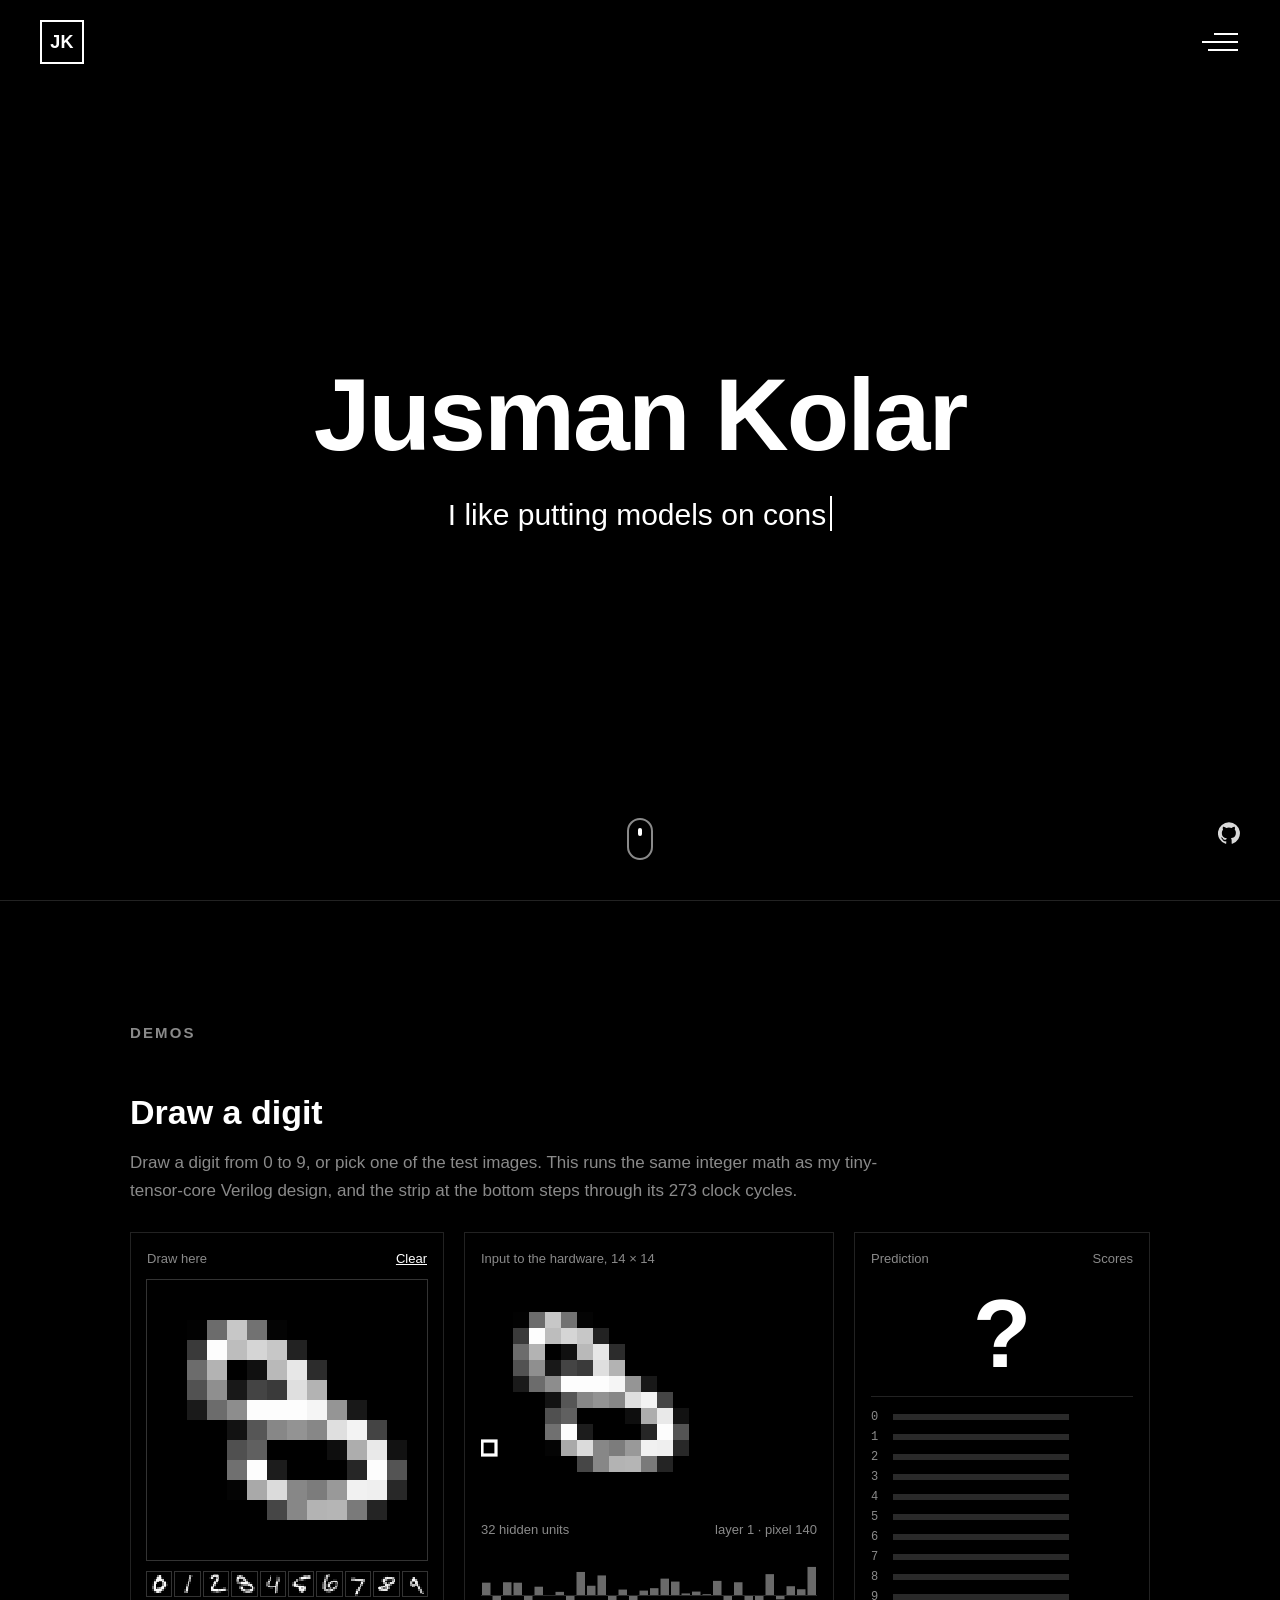
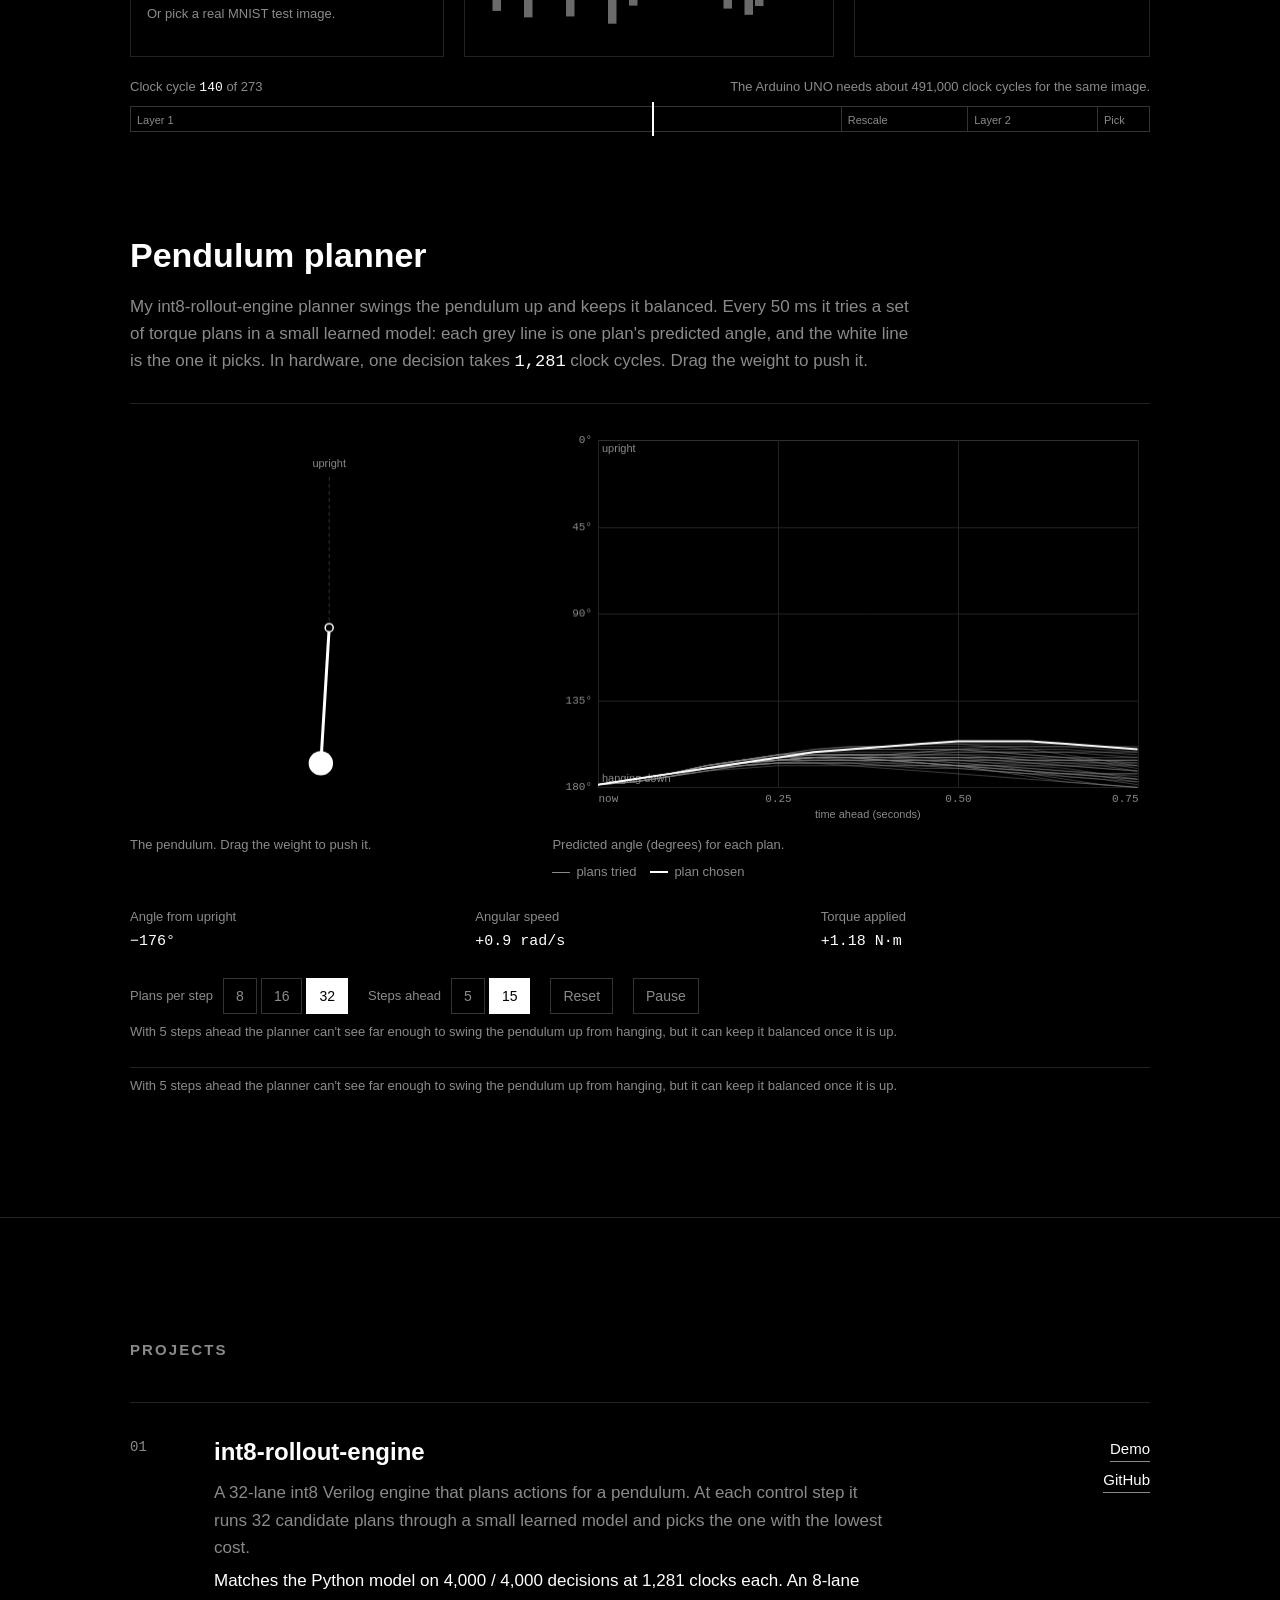
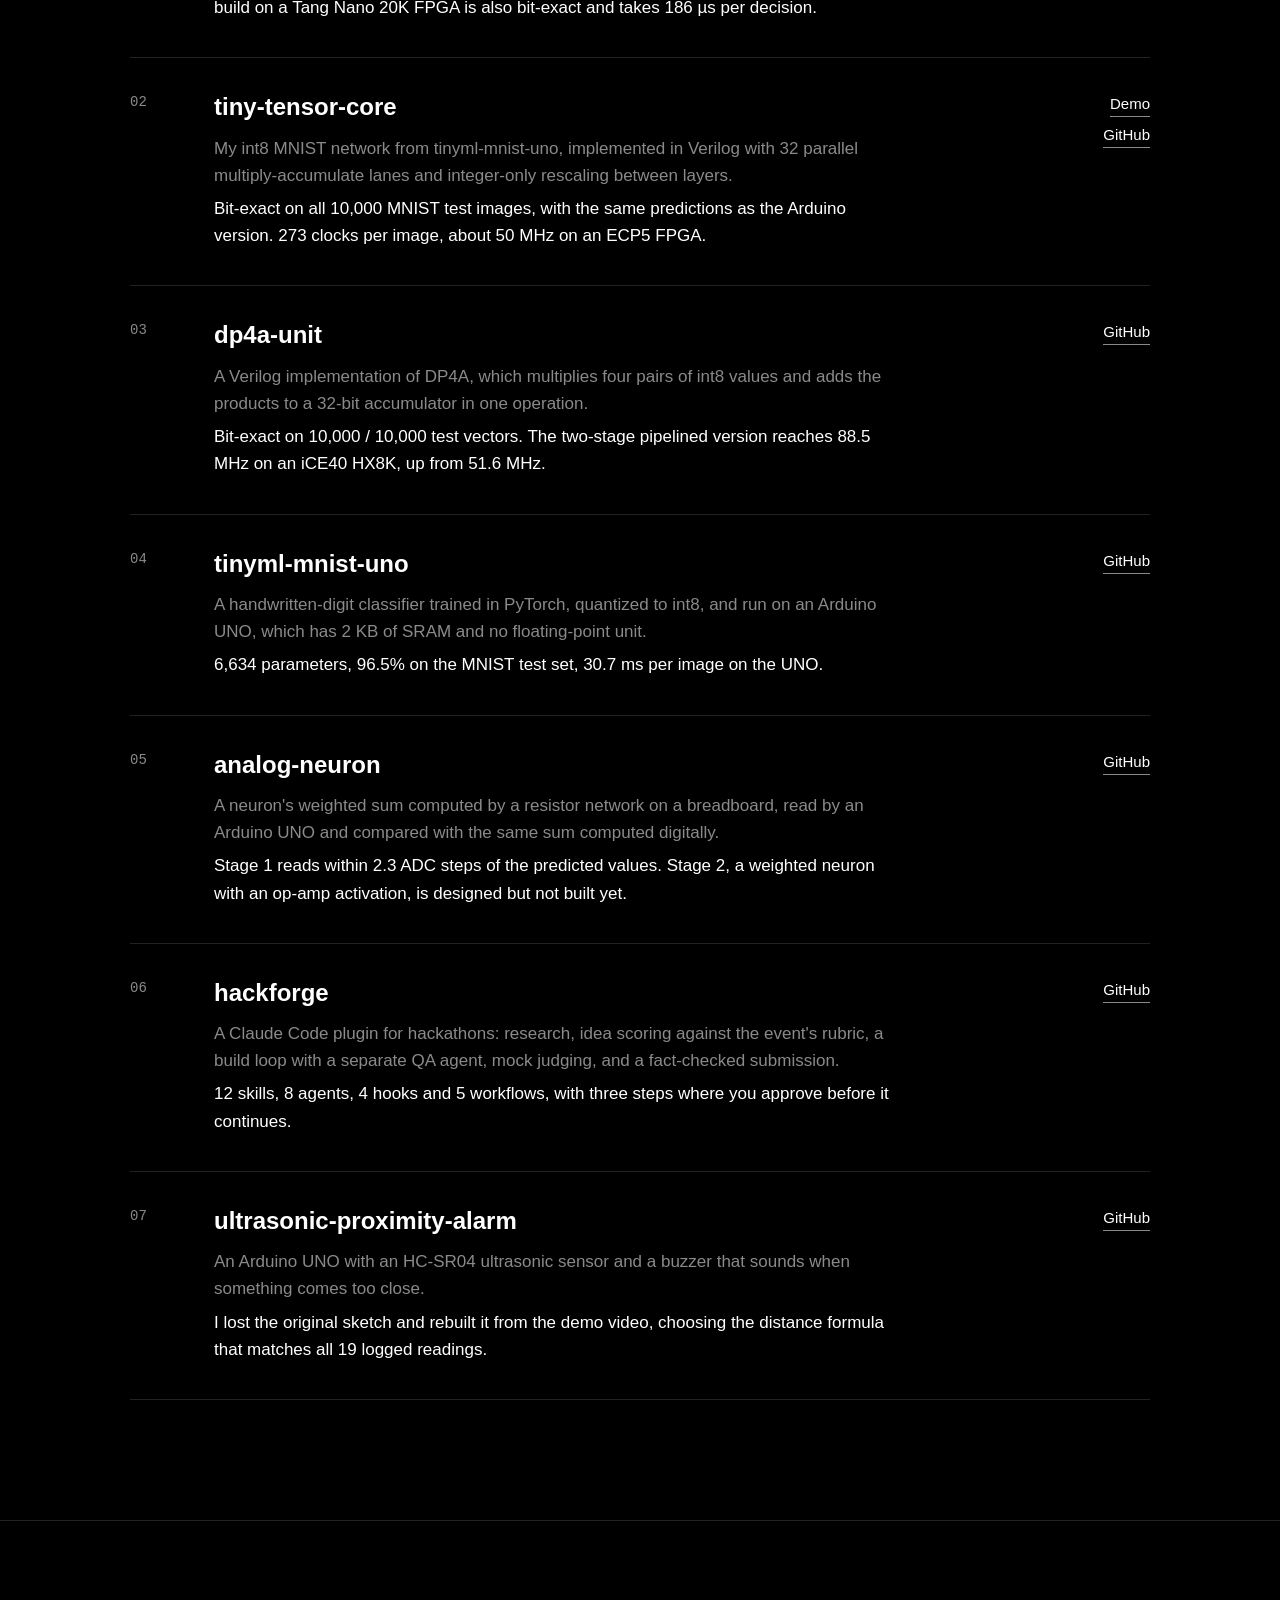
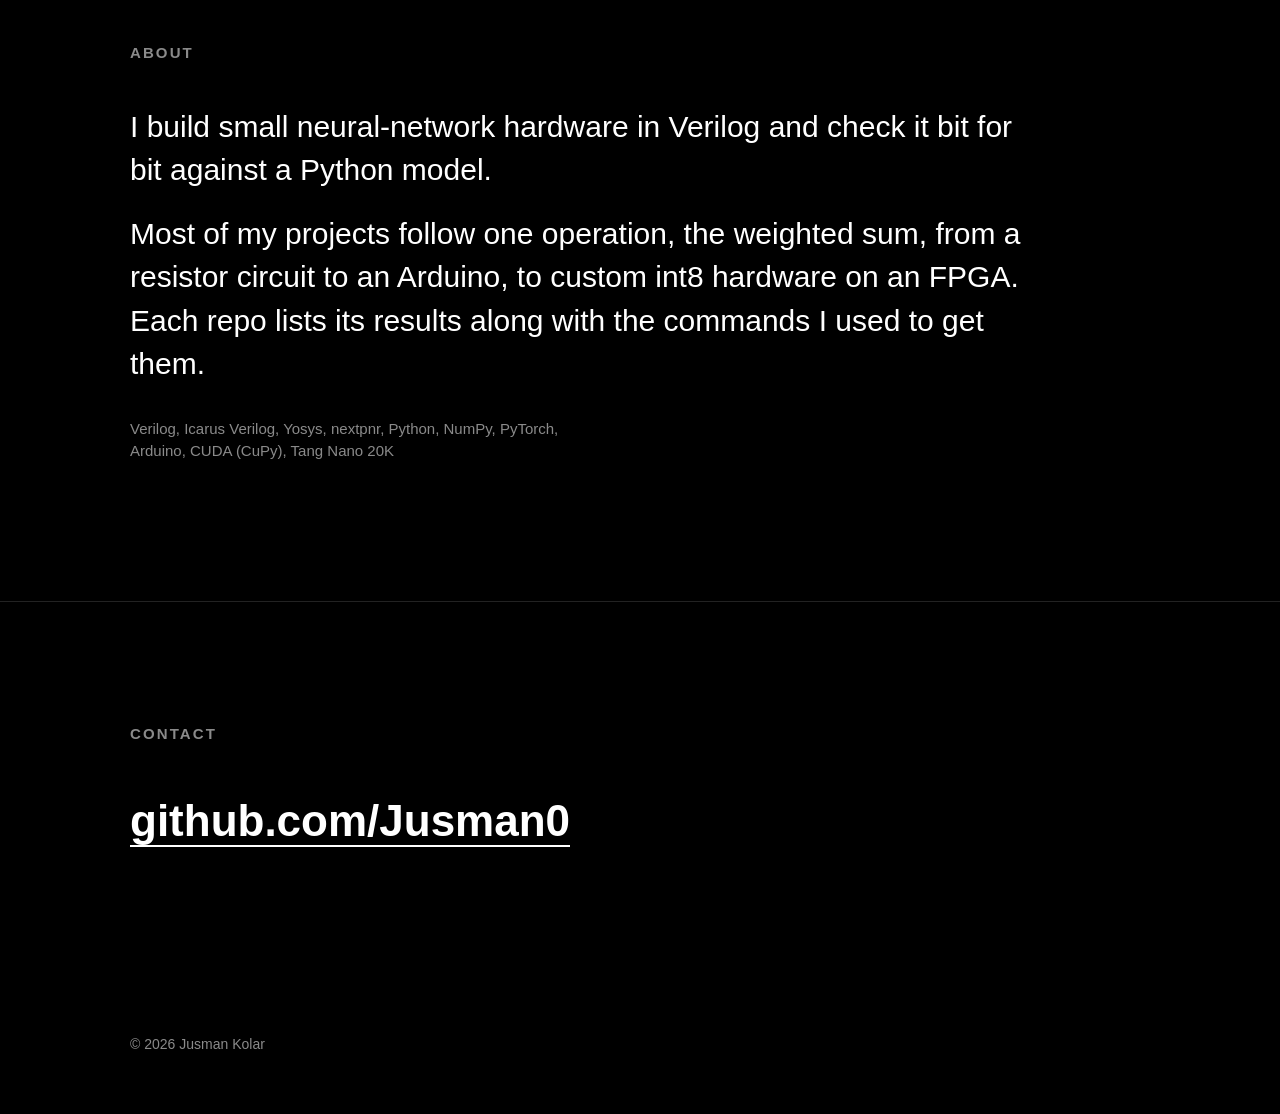
<file: index.html>
<!doctype html>
<html lang="en">
<head>
<meta charset="utf-8">
<meta name="viewport" content="width=device-width, initial-scale=1">
<title>Jusman Kolar</title>
<meta name="description" content="Jusman Kolar. I build small neural-network hardware in Verilog and check it bit for bit against a Python model.">
<link rel="icon" href="assets/favicon.svg" type="image/svg+xml">
<link rel="stylesheet" href="assets/site.css?v=11">
<link rel="stylesheet" href="assets/planner.css?v=11">
</head>
<body>

<div class="topbar">
  <a class="mark" href="#top" aria-label="Jusman Kolar, back to top">JK</a>
  <button class="burger" aria-label="Menu" aria-expanded="false" aria-controls="menu"><i></i><i></i><i></i></button>
</div>

<nav class="menu" id="menu">
  <ul>
    <li><a href="#demos">Demos</a></li>
    <li><a href="#projects">Projects</a></li>
    <li><a href="#about">About</a></li>
    <li><a href="#contact">Contact</a></li>
  </ul>
</nav>

<header class="hero" id="top">
  <div>
    <h1>Jusman Kolar</h1>
    <p class="typed"><span class="sr">I like putting models on constrained hardware.</span><span class="t" aria-hidden="true" data-phrases='["I like putting models on constrained hardware."]'>I like putting models on constrained hardware.</span><span class="caret" aria-hidden="true"></span></p>
  </div>
  <div class="social">
    <a href="https://github.com/Jusman0" aria-label="GitHub"><svg viewBox="0 0 24 24"><path d="M12 .3a12 12 0 0 0-3.8 23.4c.6.1.8-.3.8-.6v-2c-3.3.7-4-1.6-4-1.6-.6-1.4-1.4-1.8-1.4-1.8-1-.7.1-.7.1-.7 1.2.1 1.8 1.2 1.8 1.2 1 1.8 2.8 1.3 3.5 1 0-.8.4-1.3.7-1.6-2.7-.3-5.5-1.3-5.5-6 0-1.2.5-2.3 1.3-3.1-.2-.4-.6-1.6 0-3.2 0 0 1-.3 3.4 1.2a11.5 11.5 0 0 1 6 0c2.3-1.5 3.3-1.2 3.3-1.2.6 1.6.2 2.8 0 3.2.9.8 1.3 1.9 1.3 3.2 0 4.6-2.8 5.6-5.5 5.9.5.4.9 1.1.9 2.2v3.3c0 .3.1.7.8.6A12 12 0 0 0 12 .3"/></svg></a>
  </div>
  <a class="scroll" href="#demos" aria-label="Scroll down"></a>
</header>

<section class="s" id="demos">
  <div class="wrap">
    <h2>Demos</h2>

    <div class="demo-block" id="digits">
      <h3>Draw a digit</h3>
      <p class="demo-lede">Draw a digit from 0 to 9, or pick one of the test images. This runs the same integer math as my tiny-tensor-core Verilog design, and the strip at the bottom steps through its 273 clock cycles.</p>
      <div class="drawbench">
    <div class="box">
      <div class="box-h"><span>Draw here</span><button id="clear">Clear</button></div>
      <canvas id="draw" width="560" height="560" aria-label="Drawing area"></canvas>
      <div class="samples" id="samples" aria-label="Real MNIST test images"></div>
      <p class="cap">Or pick a real MNIST test image.</p>
    </div>
    <div class="box">
      <div class="box-h"><span>Input to the hardware, 14 × 14</span></div>
      <canvas class="seen" id="seen" width="224" height="224"></canvas>
      <div class="box-h" style="margin-top:16px"><span>32 hidden units</span><span id="phase">idle</span></div>
      <canvas class="hid" id="hid"></canvas>
    </div>
    <div class="box">
      <div class="box-h"><span>Prediction</span><span>Scores</span></div>
      <div class="answer" id="digit">–</div>
      <div class="logits" id="logits"></div>
    </div>
  </div>

  <div class="clock">
    <div class="clock-top"><span>Clock cycle <b id="clk">0</b> of 273</span><span id="uno"></span></div>
    <div class="track" id="track">
      <div class="ph" style="flex:197"><span>Layer 1</span></div>
      <div class="ph" style="flex:32"><span>Rescale</span></div>
      <div class="ph" style="flex:33"><span>Layer 2</span></div>
      <div class="ph" style="flex:11"><span>Pick</span></div>
      <div class="cursor" id="cursor"></div>
    </div>
  </div>
    </div>

    <div class="demo-block" id="planner">
      <h3>Pendulum planner</h3>
      <p class="demo-lede">My int8-rollout-engine planner swings the pendulum up and keeps it balanced. Every 50 ms it tries a set of torque plans in a small learned model: each grey line is one plan's predicted angle, and the white line is the one it picks. In hardware, one decision takes <span class="pl-num" id="r-clk">1,281</span> clock cycles. Drag the weight to push it.</p>
      <div class="pl-demo">
    <div class="pl-views">
      <figure class="pl-fig">
        <canvas id="pend" role="img" aria-label="Pendulum. Drag the weight to push it."></canvas>
        <figcaption>The pendulum. Drag the weight to push it.</figcaption>
      </figure>
      <figure class="pl-fig">
        <canvas id="chart" role="img" aria-label="Predicted angle over the next steps for every candidate plan"></canvas>
        <figcaption>
          Predicted angle (degrees) for each plan.
          <span class="pl-keys"><span class="pl-key"><i></i>plans tried</span><span class="pl-key"><i class="on"></i>plan chosen</span></span>
        </figcaption>
      </figure>
    </div>

    <dl class="pl-read">
      <div><dt>Angle from upright</dt><dd id="r-angle">0°</dd></div>
      <div><dt>Angular speed</dt><dd id="r-speed">0.0 rad/s</dd></div>
      <div><dt>Torque applied</dt><dd id="r-torque">0.00 N·m</dd></div>
    </dl>

    <div class="pl-controls">
      <div class="pl-seg" role="group" aria-label="Plans tried per step">
        <span>Plans per step</span>
        <button type="button" data-lanes="8">8</button><button type="button" data-lanes="16">16</button><button type="button" data-lanes="32" class="on">32</button>
      </div>
      <div class="pl-seg" role="group" aria-label="Steps predicted ahead">
        <span>Steps ahead</span>
        <button type="button" data-h="5">5</button><button type="button" data-h="15" class="on">15</button>
      </div>
      <button type="button" id="reset">Reset</button>
      <button type="button" id="pause">Pause</button>
    </div>
    <p class="cap">With 5 steps ahead the planner can't see far enough to swing the pendulum up from hanging, but it can keep it balanced once it is up.</p>
  </div>
      <p class="cap">With 5 steps ahead the planner can't see far enough to swing the pendulum up from hanging, but it can keep it balanced once it is up.</p>
    </div>
  </div>
</section>

<section class="s" id="projects">
  <div class="wrap">
    <h2>Projects</h2>
    <ul class="projects">
      <li>
        <span class="n">01</span>
        <div>
          <h3>int8-rollout-engine</h3>
          <p>A 32-lane int8 Verilog engine that plans actions for a pendulum. At each control step it runs 32 candidate plans through a small learned model and picks the one with the lowest cost.</p>
          <p class="res">Matches the Python model on 4,000 / 4,000 decisions at 1,281 clocks each. An 8-lane build on a Tang Nano 20K FPGA is also bit-exact and takes 186 µs per decision.</p>
        </div>
        <div class="links"><a href="#planner">Demo</a><a href="https://github.com/Jusman0/int8-rollout-engine">GitHub</a></div>
      </li>
      <li>
        <span class="n">02</span>
        <div>
          <h3>tiny-tensor-core</h3>
          <p>My int8 MNIST network from tinyml-mnist-uno, implemented in Verilog with 32 parallel multiply-accumulate lanes and integer-only rescaling between layers.</p>
          <p class="res">Bit-exact on all 10,000 MNIST test images, with the same predictions as the Arduino version. 273 clocks per image, about 50 MHz on an ECP5 FPGA.</p>
        </div>
        <div class="links"><a href="#digits">Demo</a><a href="https://github.com/Jusman0/tiny-tensor-core">GitHub</a></div>
      </li>
      <li>
        <span class="n">03</span>
        <div>
          <h3>dp4a-unit</h3>
          <p>A Verilog implementation of DP4A, which multiplies four pairs of int8 values and adds the products to a 32-bit accumulator in one operation.</p>
          <p class="res">Bit-exact on 10,000 / 10,000 test vectors. The two-stage pipelined version reaches 88.5 MHz on an iCE40 HX8K, up from 51.6 MHz.</p>
        </div>
        <div class="links"><a href="https://github.com/Jusman0/dp4a-unit">GitHub</a></div>
      </li>
      <li>
        <span class="n">04</span>
        <div>
          <h3>tinyml-mnist-uno</h3>
          <p>A handwritten-digit classifier trained in PyTorch, quantized to int8, and run on an Arduino UNO, which has 2 KB of SRAM and no floating-point unit.</p>
          <p class="res">6,634 parameters, 96.5% on the MNIST test set, 30.7 ms per image on the UNO.</p>
        </div>
        <div class="links"><a href="https://github.com/Jusman0/tinyml-mnist-uno">GitHub</a></div>
      </li>
      <li>
        <span class="n">05</span>
        <div>
          <h3>analog-neuron</h3>
          <p>A neuron's weighted sum computed by a resistor network on a breadboard, read by an Arduino UNO and compared with the same sum computed digitally.</p>
          <p class="res">Stage 1 reads within 2.3 ADC steps of the predicted values. Stage 2, a weighted neuron with an op-amp activation, is designed but not built yet.</p>
        </div>
        <div class="links"><a href="https://github.com/Jusman0/analog-neuron">GitHub</a></div>
      </li>
      <li>
        <span class="n">06</span>
        <div>
          <h3>hackforge</h3>
          <p>A Claude Code plugin for hackathons: research, idea scoring against the event's rubric, a build loop with a separate QA agent, mock judging, and a fact-checked submission.</p>
          <p class="res">12 skills, 8 agents, 4 hooks and 5 workflows, with three steps where you approve before it continues.</p>
        </div>
        <div class="links"><a href="https://github.com/Jusman0/hackforge">GitHub</a></div>
      </li>
      <li>
        <span class="n">07</span>
        <div>
          <h3>ultrasonic-proximity-alarm</h3>
          <p>An Arduino UNO with an HC-SR04 ultrasonic sensor and a buzzer that sounds when something comes too close.</p>
          <p class="res">I lost the original sketch and rebuilt it from the demo video, choosing the distance formula that matches all 19 logged readings.</p>
        </div>
        <div class="links"><a href="https://github.com/Jusman0/ultrasonic-proximity-alarm">GitHub</a></div>
      </li>
    </ul>
  </div>
</section>

<section class="s about" id="about">
  <div class="wrap">
    <h2>About</h2>
    <p>I build small neural-network hardware in Verilog and check it bit for bit against a Python model.</p>
    <p>Most of my projects follow one operation, the weighted sum, from a resistor circuit to an Arduino, to custom int8 hardware on an FPGA. Each repo lists its results along with the commands I used to get them.</p>
    <p class="tools">Verilog, Icarus Verilog, Yosys, nextpnr, Python, NumPy, PyTorch, Arduino, CUDA (CuPy), Tang Nano 20K</p>
  </div>
</section>

<section class="s contact" id="contact">
  <div class="wrap">
    <h2>Contact</h2>
    <p><a href="https://github.com/Jusman0">github.com/Jusman0</a></p>
  </div>
</section>

<footer><div class="wrap">© 2026 Jusman Kolar</div></footer>

<script src="assets/models.js?v=11"></script>
<script src="assets/engine.js?v=11"></script>
<script src="assets/digits.js?v=11"></script>
<script src="assets/lab-digits.js?v=11"></script>
<script src="assets/planner.js?v=11"></script>
<script src="assets/demo-planner.js?v=11"></script>
<script src="assets/home.js?v=11"></script>
</body>
</html>
</file>
<file: assets/site.css>
:root {
  color-scheme: dark;
  --bg: #000;
  --fg: #fff;
  --muted: #8a8a8a;
  --line: #222;
  --sans: -apple-system, BlinkMacSystemFont, "Helvetica Neue", Helvetica, Arial, sans-serif;
  --mono: ui-monospace, "SF Mono", Menlo, Consolas, monospace;
  /* used by digits.js */
  --copper: #fff;
  --green: #6a6a6a;
  --faint: #2a2a2a;
}

* { box-sizing: border-box; }
html { -webkit-text-size-adjust: 100%; scroll-behavior: smooth; scroll-padding-top: 84px; }
body.menu-open { overflow: hidden; }
body { margin: 0; background: var(--bg); color: var(--fg); font: 17px/1.6 var(--sans); }
a { color: inherit; }
img { display: block; max-width: 100%; }
canvas { display: block; touch-action: none; }
.wrap { max-width: 1100px; margin: 0 auto; padding: 0 40px; }
.muted { color: var(--muted); }

/* header */
.topbar { position: fixed; inset: 0 0 auto; z-index: 30; display: flex; justify-content: space-between; align-items: center; padding: 20px 40px; background: var(--bg); }
.mark { font-weight: 700; font-size: 18px; letter-spacing: 0.02em; text-decoration: none; border: 2px solid var(--fg); width: 44px; height: 44px; display: grid; place-items: center; background: var(--bg); }
.burger { width: 44px; height: 44px; background: none; border: 0; cursor: pointer; position: relative; padding: 0; }
.burger i { position: absolute; right: 2px; height: 2px; background: var(--fg); transition: transform 0.25s, width 0.25s, top 0.25s; }
.burger i:nth-child(1) { top: 13px; width: 24px; }
.burger i:nth-child(2) { top: 21px; width: 36px; }
.burger i:nth-child(3) { top: 29px; width: 30px; }
.menu-open .burger i:nth-child(1) { top: 21px; width: 30px; transform: rotate(45deg); }
.menu-open .burger i:nth-child(2) { width: 0; }
.menu-open .burger i:nth-child(3) { top: 21px; width: 30px; transform: rotate(-45deg); }

.menu { position: fixed; inset: 0; z-index: 25; background: var(--bg); display: flex; align-items: center; justify-content: center; opacity: 0; visibility: hidden; transition: opacity 0.25s, visibility 0.25s; }
.menu-open .menu { opacity: 1; visibility: visible; }
.menu ul { list-style: none; margin: 0; padding: 0; text-align: center; }
.menu a { display: block; font-size: clamp(32px, 6vw, 56px); font-weight: 700; text-decoration: none; padding: 6px 0; color: var(--muted); }
.menu a:hover { color: var(--fg); }

/* hero */
.hero { position: relative; height: 100vh; height: 100svh; min-height: 520px; display: grid; place-items: center; text-align: center; padding: 0 24px; }
.hero h1 { font-size: clamp(48px, 8vw, 104px); font-weight: 700; letter-spacing: -0.02em; line-height: 1.05; margin: 0 0 22px; }
.typed { font-size: clamp(20px, 2.6vw, 30px); margin: 0; min-height: 1.4em; }
.caret { display: inline-block; width: 2px; height: 1.15em; background: var(--fg); vertical-align: -0.2em; margin-left: 4px; animation: blink 1s steps(1) infinite; }
@keyframes blink { 50% { opacity: 0; } }

.social { position: absolute; right: 40px; bottom: 56px; display: flex; flex-direction: column; gap: 22px; }
.social a { display: block; width: 22px; height: 22px; opacity: 0.85; }
.social a:hover { opacity: 1; }
.social svg { width: 100%; height: 100%; fill: var(--fg); }
.scroll { position: absolute; left: 50%; bottom: 40px; transform: translateX(-50%); width: 26px; height: 42px; border: 2px solid var(--muted); border-radius: 13px; }
.scroll::after { content: ""; position: absolute; left: 50%; top: 8px; width: 4px; height: 8px; margin-left: -2px; border-radius: 2px; background: var(--fg); animation: wheel 1.8s ease-in-out infinite; }
@keyframes wheel { 60% { transform: translateY(12px); opacity: 0; } 61% { transform: none; opacity: 0; } 100% { opacity: 1; } }

/* sections */
section.s { padding: 120px 0; border-top: 1px solid var(--line); }
.s h2 { font-size: 15px; font-weight: 600; letter-spacing: 0.14em; text-transform: uppercase; color: var(--muted); margin: 0 0 40px; }
.about p { font-size: clamp(22px, 2.6vw, 30px); line-height: 1.45; margin: 0 0 20px; max-width: 30em; }
.about .tools { font-size: 15px; color: var(--muted); margin-top: 32px; }

.projects { list-style: none; margin: 0; padding: 0; }
.projects li { display: grid; grid-template-columns: 60px minmax(0, 1fr) auto; gap: 24px; padding: 30px 0; border-top: 1px solid var(--line); }
.projects li:last-child { border-bottom: 1px solid var(--line); }
.projects .n { font: 14px var(--mono); color: var(--muted); padding-top: 6px; }
.projects h3 { font-size: 24px; font-weight: 600; margin: 0 0 8px; }
.projects p { margin: 0 0 6px; color: var(--muted); max-width: 40em; }
.projects .res { color: var(--fg); }
.projects .links { display: flex; flex-direction: column; align-items: flex-end; gap: 6px; font-size: 15px; padding-top: 4px; white-space: nowrap; }
.projects .links a { text-decoration: none; border-bottom: 1px solid var(--muted); }
.projects .links a:hover { border-color: var(--fg); }

.demo-block { margin-bottom: 96px; }
.demo-block:last-child { margin-bottom: 0; }
.demo-block h3 { font-size: clamp(26px, 3vw, 34px); font-weight: 700; margin: 0 0 10px; }
.demo-lede { color: var(--muted); max-width: 46em; margin: 0 0 28px; }
.demo-lede .pl-num { color: var(--fg); }

.contact p { font-size: clamp(28px, 4vw, 44px); font-weight: 700; margin: 0 0 16px; }
.contact a { text-decoration: none; border-bottom: 2px solid var(--fg); }
footer { padding: 40px 0 60px; color: var(--muted); font-size: 14px; }

/* sub pages */
.page { padding-top: 120px; padding-bottom: 80px; }
.back { font-size: 15px; color: var(--muted); text-decoration: none; }
.back:hover { color: var(--fg); }
.page h1 { font-size: clamp(36px, 5vw, 60px); font-weight: 700; letter-spacing: -0.02em; margin: 20px 0 16px; }
.page .lede { color: var(--muted); max-width: 40em; margin: 0 0 40px; }
.prose { max-width: 40em; margin-top: 64px; }
.prose p { color: var(--muted); }
.prose b { color: var(--fg); font-weight: 600; }
.prose a { border-bottom: 1px solid var(--muted); text-decoration: none; }
.prose h2 { font-size: 20px; font-weight: 600; margin: 0 0 14px; }
.prose code { font: 14px var(--mono); color: var(--fg); }
.formula { font: 14px var(--mono); border: 1px solid var(--line); padding: 14px 16px; overflow-x: auto; white-space: pre; color: var(--fg); }

/* digit demo */
.drawbench { display: grid; grid-template-columns: auto minmax(0, 1fr) minmax(0, 0.8fr); gap: 20px; }
.box { border: 1px solid var(--line); padding: 16px; }
.box-h { display: flex; justify-content: space-between; font-size: 13px; color: var(--muted); margin-bottom: 10px; gap: 8px; }
.box-h button { font: inherit; color: var(--fg); background: none; border: 0; cursor: pointer; padding: 0; text-decoration: underline; }
#draw { width: 280px; height: 280px; background: #000; outline: 1px solid #333; cursor: crosshair; }
.drawbench .seen { width: 100%; max-width: 224px; aspect-ratio: 1; image-rendering: pixelated; }
.drawbench .hid { width: 100%; height: 90px; }
.samples { display: grid; grid-template-columns: repeat(10, 1fr); gap: 4px; margin-top: 12px; width: 280px; }
.samples canvas { width: 100%; aspect-ratio: 1; image-rendering: pixelated; cursor: pointer; outline: 1px solid #333; }
.samples canvas:hover { outline-color: var(--fg); }
.cap { font-size: 13px; color: var(--muted); margin: 8px 0 0; }
.answer { font-size: 96px; font-weight: 700; line-height: 1; text-align: center; padding: 6px 0 14px; border-bottom: 1px solid var(--line); margin-bottom: 10px; }
.logits div { display: grid; grid-template-columns: 14px 1fr 56px; gap: 8px; align-items: center; font: 12px var(--mono); height: 20px; color: var(--muted); }
.logits .bar { height: 6px; background: var(--faint); position: relative; }
.logits .bar i { position: absolute; inset: 0 auto 0 0; background: var(--green); }
.logits .win { color: var(--fg); }
.logits .win .bar i { background: var(--fg); }
.logits .num { text-align: right; font-variant-numeric: tabular-nums; }
.clock { margin-top: 20px; }
.clock-top { display: flex; justify-content: space-between; font-size: 13px; color: var(--muted); margin-bottom: 8px; gap: 12px; flex-wrap: wrap; }
.clock-top b { color: var(--fg); font: 13px var(--mono); display: inline-block; min-width: 3ch; text-align: right; }
.track { display: flex; position: relative; height: 26px; border: 1px solid #333; }
.ph { border-right: 1px solid #333; font-size: 11px; color: var(--muted); padding: 5px 6px; overflow: hidden; white-space: nowrap; }
.ph:nth-child(4) { border-right: 0; }
.ph.done { background: #1a1a1a; color: var(--fg); }
.cursor { position: absolute; top: -5px; bottom: -5px; width: 2px; background: var(--fg); left: 0; }

@media (max-width: 900px) {
  .drawbench { grid-template-columns: auto minmax(0, 1fr); }
  .drawbench .box:last-child { grid-column: 1 / -1; }
}
@media (max-width: 640px) {
  .wrap { padding: 0 20px; }
  .topbar { padding: 14px 20px; }
  .typed { min-height: 2.8em; }
  .scroll { display: none; }
  .social { right: 20px; bottom: 40px; gap: 18px; }
  section.s { padding: 80px 0; }
  .projects li { grid-template-columns: 1fr; gap: 6px; }
  .projects .n { padding: 0; }
  .projects .links { flex-direction: row; align-items: center; gap: 20px; margin-top: 8px; }
  .drawbench { grid-template-columns: 1fr; }
  #draw { width: 100%; height: auto; aspect-ratio: 1; }
  .samples { width: 100%; }
  .ph span { display: none; }
}
@media (prefers-reduced-motion: reduce) {
  html { scroll-behavior: auto; }
  .caret, .scroll::after { animation: none; }
}
.sr { position: absolute; width: 1px; height: 1px; overflow: hidden; clip: rect(0 0 0 0); white-space: nowrap; }
</file>
<file: assets/planner.css>
/* Pendulum planner demo. Page layout comes from site.css. */
.pl-demo { border-top: 1px solid #222; border-bottom: 1px solid #222; padding: 24px 0; }
.pl-views { display: grid; grid-template-columns: minmax(0, 2fr) minmax(0, 3fr); gap: 24px; align-items: start; }
.pl-fig { margin: 0; min-width: 0; }
.pl-fig figcaption { color: #8a8a8a; font-size: 13px; margin-top: 8px; }
#pend { display: block; width: 100%; aspect-ratio: 1 / 1; touch-action: none; cursor: grab; }
#pend.grab { cursor: grabbing; }
#chart { display: block; width: 100%; aspect-ratio: 3 / 2; }
.pl-keys { display: block; margin-top: 4px; }
.pl-key { display: inline-flex; align-items: center; gap: 6px; margin-right: 14px; white-space: nowrap; }
.pl-key i { display: inline-block; width: 18px; height: 0; border-top: 1px solid #8a8a8a; }
.pl-key i.on { border-top: 2px solid #fff; }

.pl-read { display: grid; grid-template-columns: repeat(4, minmax(0, 1fr)); gap: 12px 16px; margin: 24px 0 0; }
.pl-read div { min-width: 0; }
.pl-read dt { color: #8a8a8a; font-size: 13px; }
.pl-read dd { margin: 2px 0 0; font-family: ui-monospace, SFMono-Regular, Menlo, Consolas, monospace; font-size: 15px; white-space: nowrap; }

.pl-controls { display: flex; flex-wrap: wrap; gap: 12px 20px; align-items: center; margin-top: 24px; }
.pl-seg { display: inline-flex; align-items: center; gap: 4px; }
.pl-seg span { color: #8a8a8a; font-size: 13px; margin-right: 6px; }
.pl-controls button {
  font: inherit; font-size: 14px; color: #8a8a8a; background: #000;
  border: 1px solid #333; border-radius: 0; padding: 6px 12px; cursor: pointer;
}
.pl-controls button:hover { color: #fff; border-color: #8a8a8a; }
.pl-controls button.on, .pl-controls button[aria-pressed="true"] { color: #000; background: #fff; border-color: #fff; }
.pl-controls button:focus-visible { outline: 1px solid #fff; outline-offset: 2px; }
.pl-num { font-family: ui-monospace, SFMono-Regular, Menlo, Consolas, monospace; }

.pl-read { grid-template-columns: repeat(3, minmax(0, 1fr)); }
@media (max-width: 720px) {
  /* keep the pendulum and the chart on screen together */
  .pl-views { grid-template-columns: minmax(0, 2fr) minmax(0, 3fr); gap: 10px; }
  .pl-fig figcaption { font-size: 11px; }
  .pl-read { grid-template-columns: repeat(3, minmax(0, 1fr)); gap: 8px; }
  .pl-read dd { font-size: 13px; }
}
</file>
